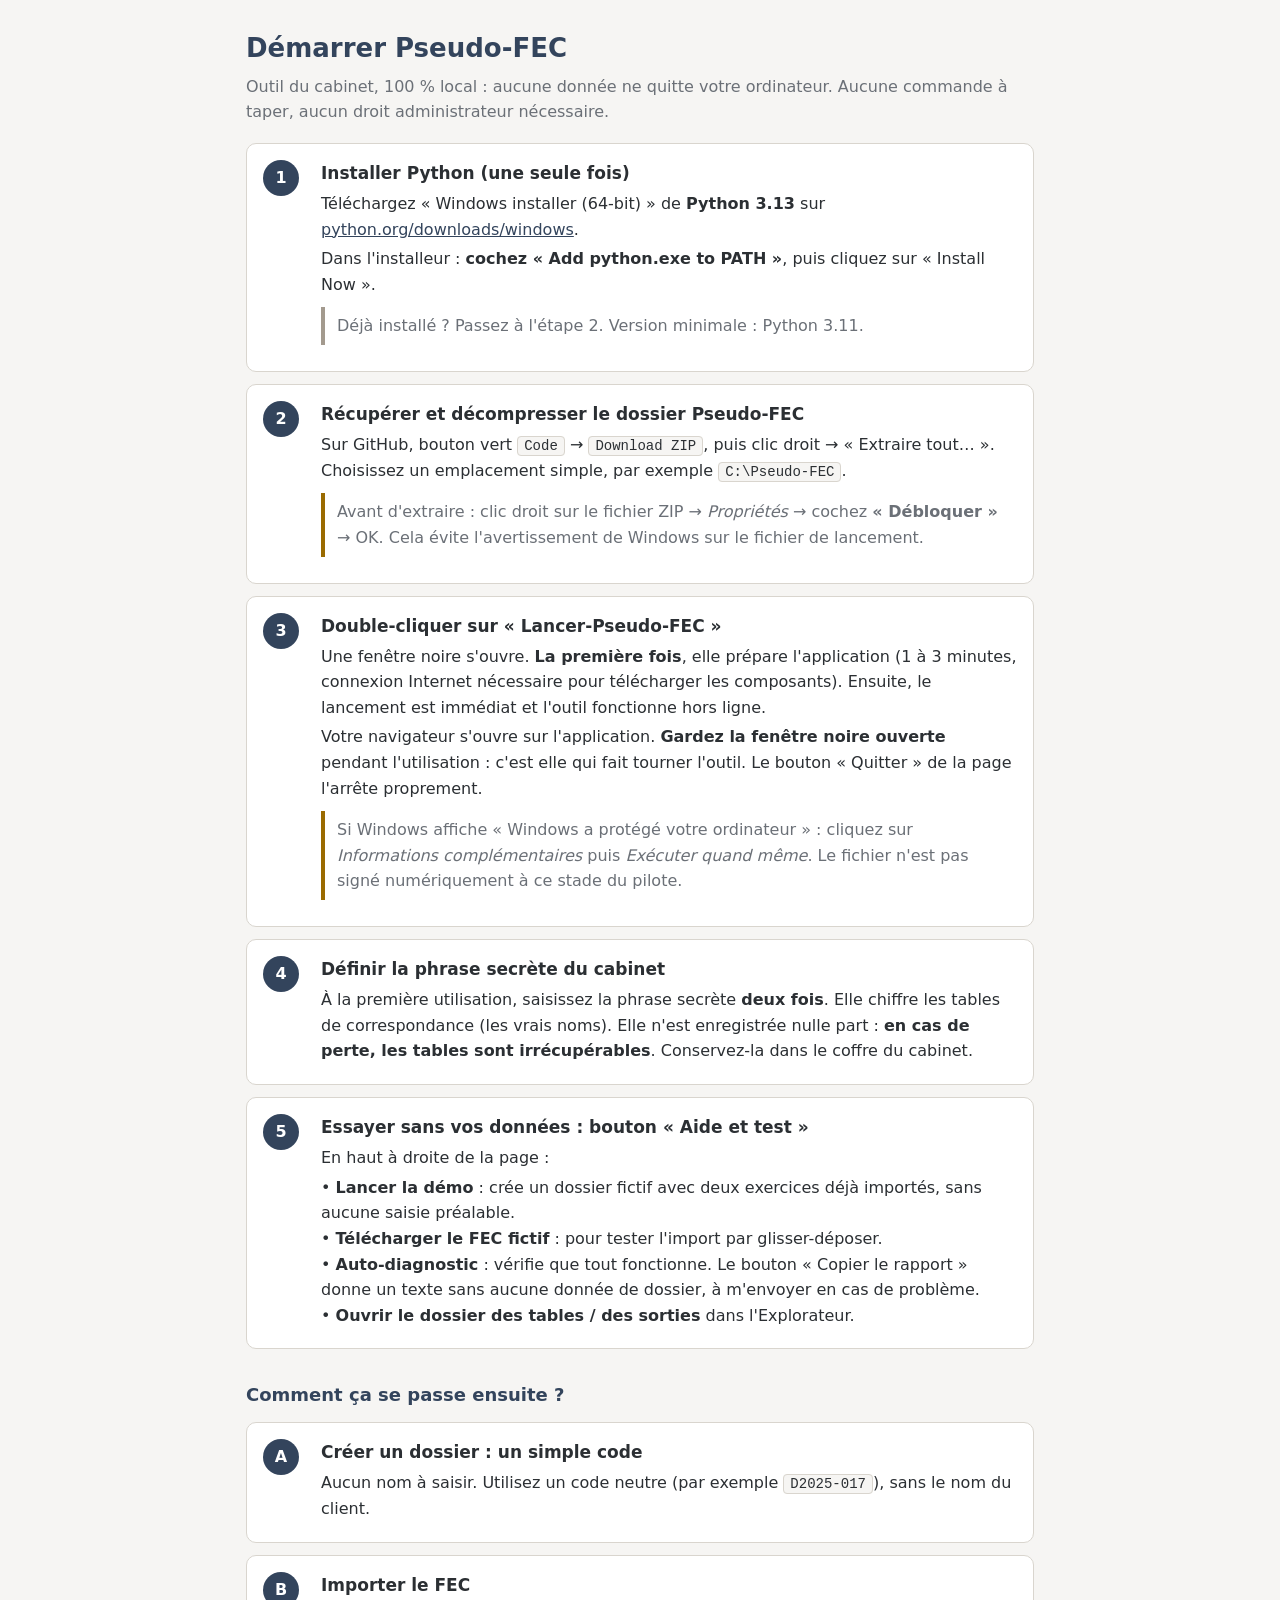
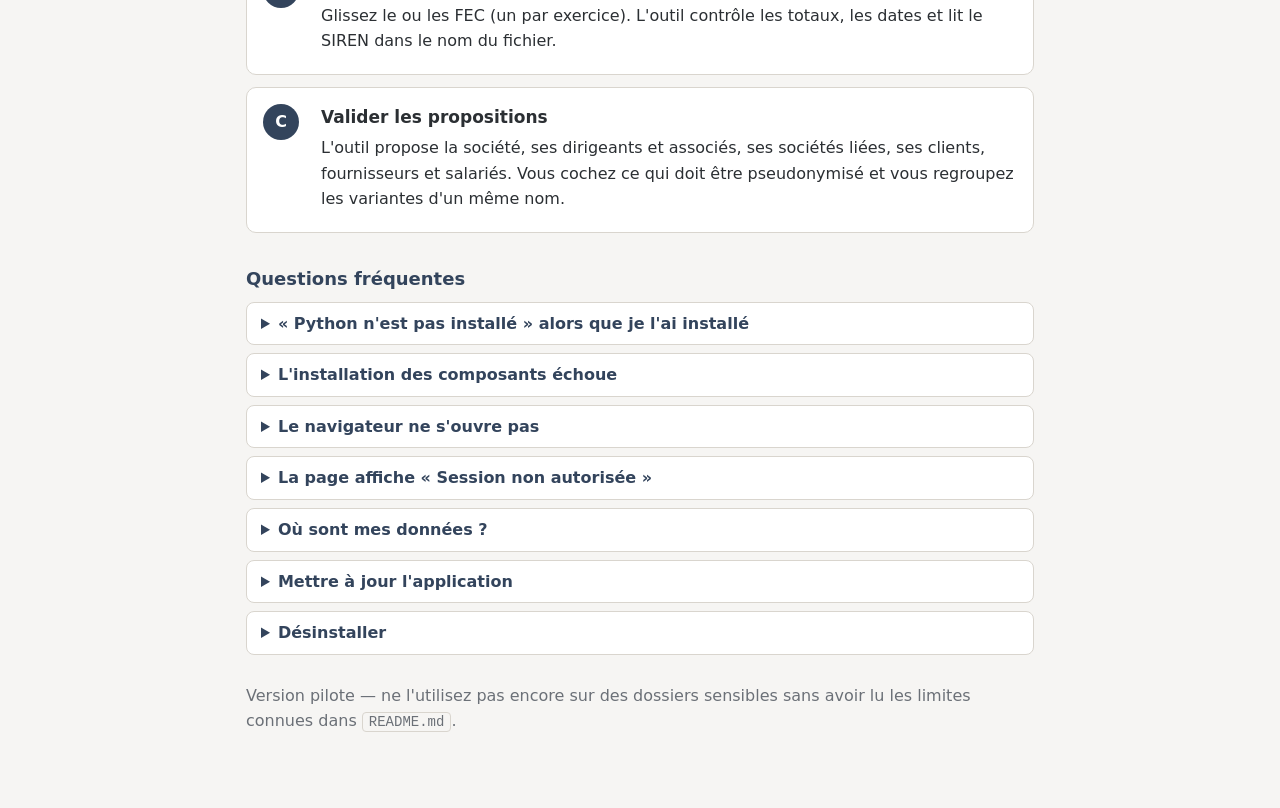
<file: DEMARRER.html>
<!doctype html>
<html lang="fr">
<head>
<meta charset="utf-8">
<meta name="viewport" content="width=device-width, initial-scale=1">
<title>Démarrer Pseudo-FEC</title>
<style>
:root{--bg:#f6f5f3;--card:#fff;--ink:#2b2f33;--muted:#6b7077;--navy:#33445c;--line:#d9d5ce;--taupe:#a39a8e;--ok:#2f6f4f;--warn:#9a6b00}
@media (prefers-color-scheme:dark){:root{--bg:#1f2326;--card:#2a2f33;--ink:#e8e6e2;--muted:#9aa0a6;--navy:#8aa0c0;--line:#40464b;--taupe:#8d857a;--ok:#6fbf94;--warn:#e0b050}}
*{box-sizing:border-box}body{margin:0;background:var(--bg);color:var(--ink);font:16px/1.6 "Segoe UI",system-ui,sans-serif}
main{max-width:820px;margin:0 auto;padding:28px 16px 56px}
h1{font-size:26px;color:var(--navy);margin:0 0 4px}h2{font-size:18px;color:var(--navy);margin:32px 0 8px}
.lead{color:var(--muted);margin:0 0 18px}
.step{display:grid;grid-template-columns:44px 1fr;gap:14px;background:var(--card);border:1px solid var(--line);border-radius:10px;padding:16px;margin:12px 0}
.n{width:36px;height:36px;border-radius:50%;background:var(--navy);color:var(--card);display:grid;place-items:center;font-weight:700}
.step h3{margin:0 0 4px;font-size:17px}.step p{margin:4px 0}
code,kbd{background:var(--bg);border:1px solid var(--line);border-radius:4px;padding:1px 6px;font-size:14px}
.note{border-left:4px solid var(--taupe);padding:6px 12px;color:var(--muted);margin:10px 0}
.warn{border-left-color:var(--warn)}
details{background:var(--card);border:1px solid var(--line);border-radius:8px;padding:8px 14px;margin:8px 0}summary{cursor:pointer;font-weight:600;color:var(--navy)}
a{color:var(--navy)}
</style>
</head>
<body>
<main>
<h1>Démarrer Pseudo-FEC</h1>
<p class="lead">Outil du cabinet, 100 % local : aucune donnée ne quitte votre ordinateur. Aucune commande à taper, aucun droit administrateur nécessaire.</p>

<div class="step"><div class="n">1</div><div>
<h3>Installer Python (une seule fois)</h3>
<p>Téléchargez « Windows installer (64-bit) » de <strong>Python 3.13</strong> sur <a href="https://www.python.org/downloads/windows/">python.org/downloads/windows</a>.</p>
<p>Dans l'installeur : <strong>cochez « Add python.exe to PATH »</strong>, puis cliquez sur « Install Now ».</p>
<div class="note">Déjà installé ? Passez à l'étape 2. Version minimale : Python 3.11.</div>
</div></div>

<div class="step"><div class="n">2</div><div>
<h3>Récupérer et décompresser le dossier Pseudo-FEC</h3>
<p>Sur GitHub, bouton vert <code>Code</code> → <code>Download ZIP</code>, puis clic droit → « Extraire tout… ». Choisissez un emplacement simple, par exemple <code>C:\Pseudo-FEC</code>.</p>
<div class="note warn">Avant d'extraire : clic droit sur le fichier ZIP → <em>Propriétés</em> → cochez <strong>« Débloquer »</strong> → OK. Cela évite l'avertissement de Windows sur le fichier de lancement.</div>
</div></div>

<div class="step"><div class="n">3</div><div>
<h3>Double-cliquer sur « Lancer-Pseudo-FEC »</h3>
<p>Une fenêtre noire s'ouvre. <strong>La première fois</strong>, elle prépare l'application (1 à 3 minutes, connexion Internet nécessaire pour télécharger les composants). Ensuite, le lancement est immédiat et l'outil fonctionne hors ligne.</p>
<p>Votre navigateur s'ouvre sur l'application. <strong>Gardez la fenêtre noire ouverte</strong> pendant l'utilisation : c'est elle qui fait tourner l'outil. Le bouton « Quitter » de la page l'arrête proprement.</p>
<div class="note warn">Si Windows affiche « Windows a protégé votre ordinateur » : cliquez sur <em>Informations complémentaires</em> puis <em>Exécuter quand même</em>. Le fichier n'est pas signé numériquement à ce stade du pilote.</div>
</div></div>

<div class="step"><div class="n">4</div><div>
<h3>Définir la phrase secrète du cabinet</h3>
<p>À la première utilisation, saisissez la phrase secrète <strong>deux fois</strong>. Elle chiffre les tables de correspondance (les vrais noms). Elle n'est enregistrée nulle part : <strong>en cas de perte, les tables sont irrécupérables</strong>. Conservez-la dans le coffre du cabinet.</p>
</div></div>

<div class="step"><div class="n">5</div><div>
<h3>Essayer sans vos données : bouton « Aide et test »</h3>
<p>En haut à droite de la page :</p>
<p>• <strong>Lancer la démo</strong> : crée un dossier fictif avec deux exercices déjà importés, sans aucune saisie préalable.<br>
• <strong>Télécharger le FEC fictif</strong> : pour tester l'import par glisser-déposer.<br>
• <strong>Auto-diagnostic</strong> : vérifie que tout fonctionne. Le bouton « Copier le rapport » donne un texte sans aucune donnée de dossier, à m'envoyer en cas de problème.<br>
• <strong>Ouvrir le dossier des tables / des sorties</strong> dans l'Explorateur.</p>
</div></div>

<h2>Comment ça se passe ensuite ?</h2>
<div class="step"><div class="n">A</div><div><h3>Créer un dossier : un simple code</h3><p>Aucun nom à saisir. Utilisez un code neutre (par exemple <code>D2025-017</code>), sans le nom du client.</p></div></div>
<div class="step"><div class="n">B</div><div><h3>Importer le FEC</h3><p>Glissez le ou les FEC (un par exercice). L'outil contrôle les totaux, les dates et lit le SIREN dans le nom du fichier.</p></div></div>
<div class="step"><div class="n">C</div><div><h3>Valider les propositions</h3><p>L'outil propose la société, ses dirigeants et associés, ses sociétés liées, ses clients, fournisseurs et salariés. Vous cochez ce qui doit être pseudonymisé et vous regroupez les variantes d'un même nom.</p></div></div>

<h2>Questions fréquentes</h2>
<details><summary>« Python n'est pas installé » alors que je l'ai installé</summary>
<p>Fermez la fenêtre, relancez l'installeur Python en choisissant « Modify », et vérifiez que « Add python.exe to PATH » est coché. Si Windows propose le Microsoft Store au lieu de lancer Python, désactivez les « alias d'exécution d'application » pour <code>python.exe</code> dans Paramètres → Applications.</p></details>
<details><summary>L'installation des composants échoue</summary>
<p>Vérifiez la connexion Internet (proxy d'entreprise, antivirus). Sans Internet : demandez le dossier <code>wheels</code> (composants fournis), déposez-le à côté de <code>bootstrap.py</code> et relancez : l'installation se fait alors hors ligne.</p></details>
<details><summary>Le navigateur ne s'ouvre pas</summary>
<p>Copiez l'adresse affichée dans la fenêtre noire (elle commence par <code>http://127.0.0.1</code>) dans la barre d'adresse du navigateur.</p></details>
<details><summary>La page affiche « Session non autorisée »</summary>
<p>Fermez l'onglet, fermez la fenêtre noire et relancez <code>Lancer-Pseudo-FEC</code> : l'adresse change à chaque lancement.</p></details>
<details><summary>Où sont mes données ?</summary>
<p>Tables chiffrées : <code>%LOCALAPPDATA%\PseudoFEC\tables</code>. Fichiers produits : <code>Documents\PseudoFEC\sorties</code>. Le bouton « Aide et test » les ouvre directement. Ne supprimez pas le dossier des tables : il contient la correspondance chiffrée nom réel ↔ pseudonyme.</p></details>
<details><summary>Mettre à jour l'application</summary>
<p>Remplacez le contenu du dossier par la nouvelle version (en conservant le dossier <code>.venv</code> s'il existe). Vos tables ne sont pas dans ce dossier : elles ne sont pas touchées.</p></details>
<details><summary>Désinstaller</summary>
<p>Supprimez le dossier Pseudo-FEC. Les tables restent dans <code>%LOCALAPPDATA%\PseudoFEC</code> tant que vous ne les supprimez pas vous-même.</p></details>

<p class="lead" style="margin-top:28px">Version pilote — ne l'utilisez pas encore sur des dossiers sensibles sans avoir lu les limites connues dans <code>README.md</code>.</p>
</main>
</body>
</html>
</file>
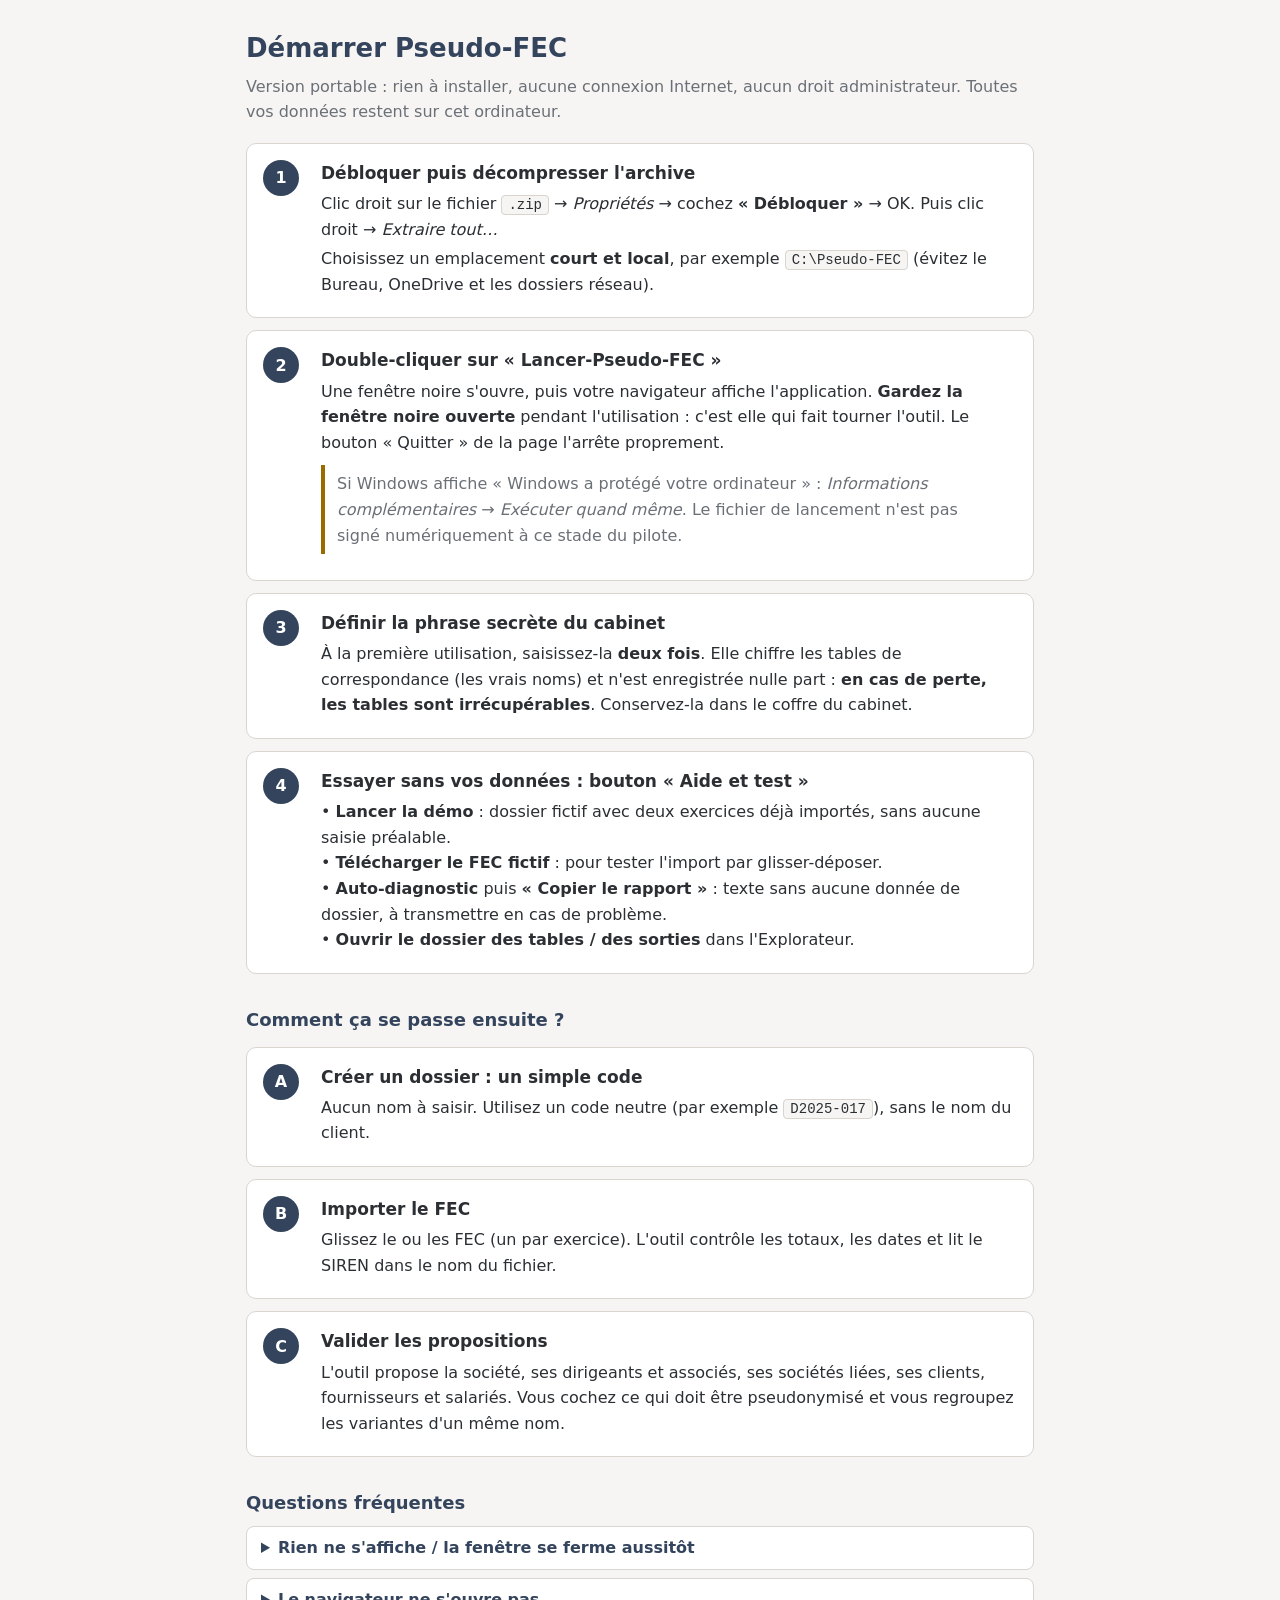
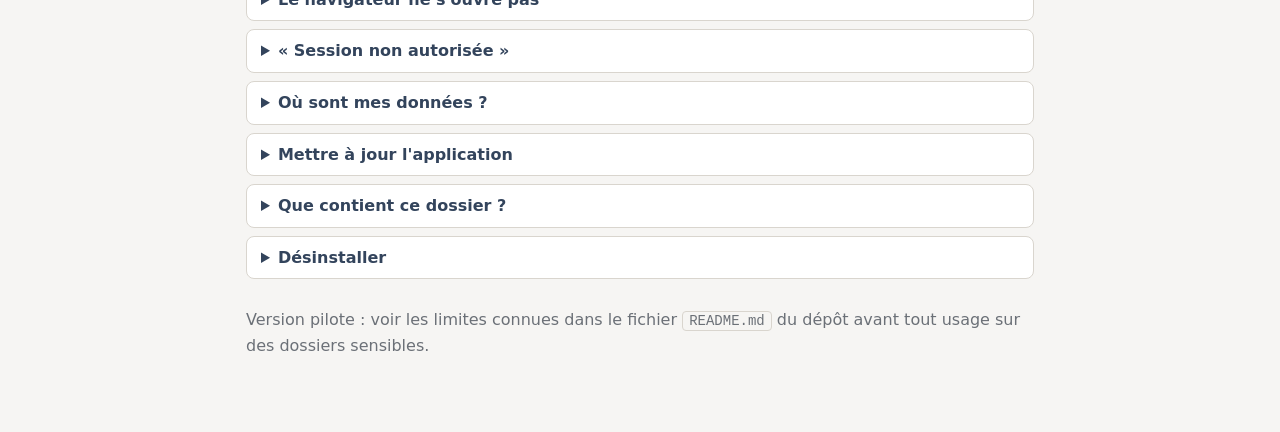
<file: packaging/DEMARRER-portable.html>
<!doctype html>
<html lang="fr">
<head>
<meta charset="utf-8">
<meta name="viewport" content="width=device-width, initial-scale=1">
<title>Démarrer Pseudo-FEC</title>
<style>
:root{--bg:#f6f5f3;--card:#fff;--ink:#2b2f33;--muted:#6b7077;--navy:#33445c;--line:#d9d5ce;--taupe:#a39a8e;--warn:#9a6b00}
@media (prefers-color-scheme:dark){:root{--bg:#1f2326;--card:#2a2f33;--ink:#e8e6e2;--muted:#9aa0a6;--navy:#8aa0c0;--line:#40464b;--taupe:#8d857a;--warn:#e0b050}}
*{box-sizing:border-box}body{margin:0;background:var(--bg);color:var(--ink);font:16px/1.6 "Segoe UI",system-ui,sans-serif}
main{max-width:820px;margin:0 auto;padding:28px 16px 56px}
h1{font-size:26px;color:var(--navy);margin:0 0 4px}h2{font-size:18px;color:var(--navy);margin:32px 0 8px}
.lead{color:var(--muted);margin:0 0 18px}
.step{display:grid;grid-template-columns:44px 1fr;gap:14px;background:var(--card);border:1px solid var(--line);border-radius:10px;padding:16px;margin:12px 0}
.n{width:36px;height:36px;border-radius:50%;background:var(--navy);color:var(--card);display:grid;place-items:center;font-weight:700}
.step h3{margin:0 0 4px;font-size:17px}.step p{margin:4px 0}
code{background:var(--bg);border:1px solid var(--line);border-radius:4px;padding:1px 6px;font-size:14px}
.note{border-left:4px solid var(--taupe);padding:6px 12px;color:var(--muted);margin:10px 0}.warn{border-left-color:var(--warn)}
details{background:var(--card);border:1px solid var(--line);border-radius:8px;padding:8px 14px;margin:8px 0}summary{cursor:pointer;font-weight:600;color:var(--navy)}
</style>
</head>
<body>
<main>
<h1>Démarrer Pseudo-FEC</h1>
<p class="lead">Version portable : rien à installer, aucune connexion Internet, aucun droit administrateur. Toutes vos données restent sur cet ordinateur.</p>

<div class="step"><div class="n">1</div><div>
<h3>Débloquer puis décompresser l'archive</h3>
<p>Clic droit sur le fichier <code>.zip</code> → <em>Propriétés</em> → cochez <strong>« Débloquer »</strong> → OK. Puis clic droit → <em>Extraire tout…</em></p>
<p>Choisissez un emplacement <strong>court et local</strong>, par exemple <code>C:\Pseudo-FEC</code> (évitez le Bureau, OneDrive et les dossiers réseau).</p>
</div></div>

<div class="step"><div class="n">2</div><div>
<h3>Double-cliquer sur « Lancer-Pseudo-FEC »</h3>
<p>Une fenêtre noire s'ouvre, puis votre navigateur affiche l'application. <strong>Gardez la fenêtre noire ouverte</strong> pendant l'utilisation : c'est elle qui fait tourner l'outil. Le bouton « Quitter » de la page l'arrête proprement.</p>
<div class="note warn">Si Windows affiche « Windows a protégé votre ordinateur » : <em>Informations complémentaires</em> → <em>Exécuter quand même</em>. Le fichier de lancement n'est pas signé numériquement à ce stade du pilote.</div>
</div></div>

<div class="step"><div class="n">3</div><div>
<h3>Définir la phrase secrète du cabinet</h3>
<p>À la première utilisation, saisissez-la <strong>deux fois</strong>. Elle chiffre les tables de correspondance (les vrais noms) et n'est enregistrée nulle part : <strong>en cas de perte, les tables sont irrécupérables</strong>. Conservez-la dans le coffre du cabinet.</p>
</div></div>

<div class="step"><div class="n">4</div><div>
<h3>Essayer sans vos données : bouton « Aide et test »</h3>
<p>• <strong>Lancer la démo</strong> : dossier fictif avec deux exercices déjà importés, sans aucune saisie préalable.<br>
• <strong>Télécharger le FEC fictif</strong> : pour tester l'import par glisser-déposer.<br>
• <strong>Auto-diagnostic</strong> puis <strong>« Copier le rapport »</strong> : texte sans aucune donnée de dossier, à transmettre en cas de problème.<br>
• <strong>Ouvrir le dossier des tables / des sorties</strong> dans l'Explorateur.</p>
</div></div>

<h2>Comment ça se passe ensuite ?</h2>
<div class="step"><div class="n">A</div><div><h3>Créer un dossier : un simple code</h3><p>Aucun nom à saisir. Utilisez un code neutre (par exemple <code>D2025-017</code>), sans le nom du client.</p></div></div>
<div class="step"><div class="n">B</div><div><h3>Importer le FEC</h3><p>Glissez le ou les FEC (un par exercice). L'outil contrôle les totaux, les dates et lit le SIREN dans le nom du fichier.</p></div></div>
<div class="step"><div class="n">C</div><div><h3>Valider les propositions</h3><p>L'outil propose la société, ses dirigeants et associés, ses sociétés liées, ses clients, fournisseurs et salariés. Vous cochez ce qui doit être pseudonymisé et vous regroupez les variantes d'un même nom.</p></div></div>

<h2>Questions fréquentes</h2>
<details><summary>Rien ne s'affiche / la fenêtre se ferme aussitôt</summary>
<p>Relancez <code>Lancer-Pseudo-FEC</code> et lisez le message dans la fenêtre noire. Si l'antivirus a mis un fichier en quarantaine, restaurez-le ou demandez à l'informatique d'autoriser le dossier <code>Pseudo-FEC</code>. Le dossier doit rester complet (ne déplacez pas le fichier de lancement seul).</p></details>
<details><summary>Le navigateur ne s'ouvre pas</summary>
<p>Copiez l'adresse affichée dans la fenêtre noire (elle commence par <code>http://127.0.0.1</code>) dans la barre d'adresse.</p></details>
<details><summary>« Session non autorisée »</summary>
<p>Fermez l'onglet et la fenêtre noire, puis relancez : l'adresse change à chaque lancement.</p></details>
<details><summary>Où sont mes données ?</summary>
<p>Tables chiffrées : <code>%LOCALAPPDATA%\PseudoFEC\tables</code>. Fichiers produits : <code>Documents\PseudoFEC\sorties</code>. Le bouton « Aide et test » les ouvre directement. Ne supprimez pas le dossier des tables.</p></details>
<details><summary>Mettre à jour l'application</summary>
<p>Fermez l'application, supprimez le dossier <code>Pseudo-FEC</code>, extrayez la nouvelle archive au même endroit. Vos tables ne sont pas dans ce dossier : elles ne sont pas touchées.</p></details>
<details><summary>Que contient ce dossier ?</summary>
<p><code>python</code> : Python 3.13 officiel (Python Software Foundation), avec ses composants. <code>app</code> : l'application. <code>INVENTAIRE-COMPOSANTS.txt</code> : composants, versions et licences. <code>VERSION.txt</code> : version et empreintes.</p></details>
<details><summary>Désinstaller</summary>
<p>Supprimez le dossier <code>Pseudo-FEC</code>. Les tables restent dans <code>%LOCALAPPDATA%\PseudoFEC</code> jusqu'à ce que vous les supprimiez vous-même.</p></details>

<p class="lead" style="margin-top:28px">Version pilote : voir les limites connues dans le fichier <code>README.md</code> du dépôt avant tout usage sur des dossiers sensibles.</p>
</main>
</body>
</html>
</file>
